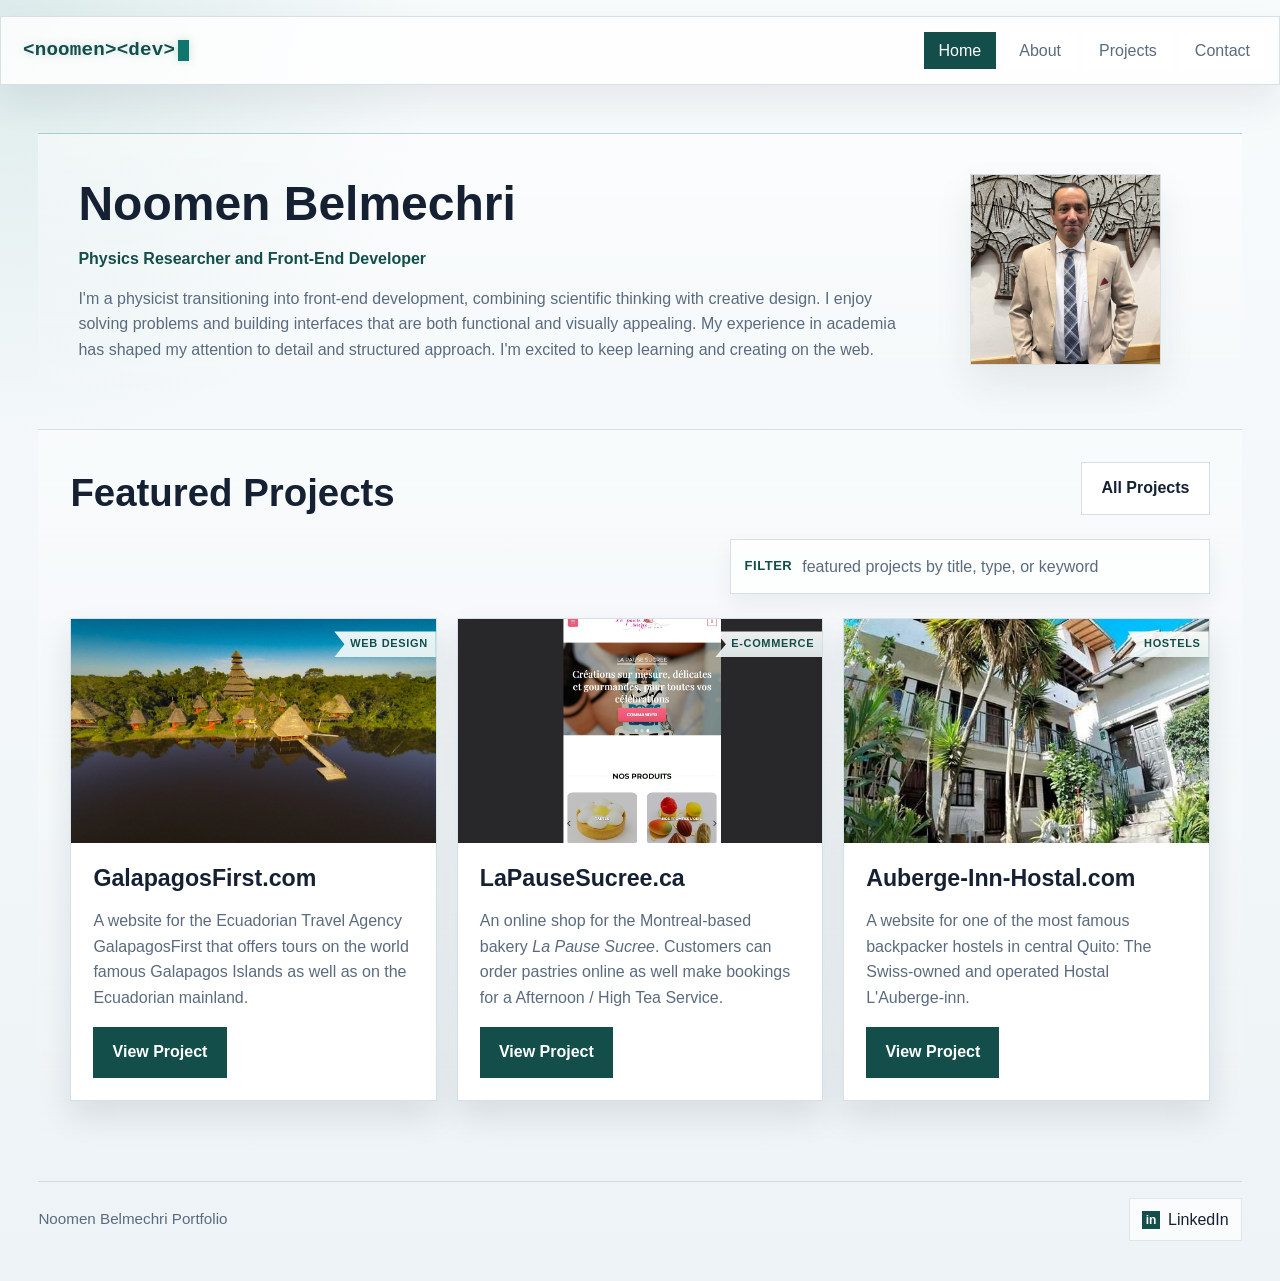
<file: index.html>
<!DOCTYPE html>
<html lang="en">
<head>
    <meta charset="UTF-8" />
    <meta name="viewport" content="width=device-width, initial-scale=1.0" />
    <title>Noomen Belmechri | UI Component Assignment</title>
    <link rel="stylesheet" href="styles.css" />
</head>
<body>
    <header class="site-header">
        <nav class="site-nav" aria-label="Primary">
            <a class="site-logo" href="index.html">
                <span class="site-logo-mark" aria-label="noomen dot dev">
                    &lt;noomen&gt;&lt;dev&gt;<span class="site-logo-cursor" aria-hidden="true"></span>
                </span>
            </a>

            <ul class="nav-list">
                <li><a class="nav-link nav-link-current" href="index.html" aria-current="page">Home</a></li>
                <li><a class="nav-link" href="about.html">About</a></li>
                <li><a class="nav-link" href="projects.html">Projects</a></li>
                <li><a class="nav-link" href="contact.html">Contact</a></li>
            </ul>
        </nav>
    </header>

    <main class="page-content">
        <section class="hero-section home-hero" aria-labelledby="hero-title">
            <div class="hero-layout">
                <div class="hero-copy">
                    <h1 id="hero-title">Noomen Belmechri</h1>
                    <p class="hero-role">Physics Researcher and Front-End Developer</p>
                    <p>
                        I'm a physicist transitioning into front-end development, combining scientific thinking with creative design. I enjoy solving problems and building interfaces that are both functional and visually appealing. My experience in academia has shaped my attention to detail and structured approach. I'm excited to keep learning and creating on the web.
                    </p>
                </div>

                <div class="hero-media">
                    <img
                        class="hero-image"
                        src="./images/noomen-belmechri.jpg"
                        alt="Noomen Belmechri personal logo"
                    />
                </div>
            </div>
        </section>

        <section class="featured-projects" aria-labelledby="featured-projects-title">
            <div class="section-heading">
                <div>
                    <h2 id="featured-projects-title">Featured Projects</h2>
                </div>
                <a class="section-link" href="projects.html">All Projects</a>
            </div>

            <form class="search-box" role="search">
                <label class="search-label" for="project-search">Filter box for featured projects</label>
                <div class="search-input-wrap">
                    <span class="search-icon" aria-hidden="true">Filter</span>
                    <input
                        class="search-input"
                        type="search"
                        id="project-search"
                        name="search-word"
                        placeholder="featured projects by title, type, or keyword"
                        autocomplete="off"
                    />
                </div>
            </form>

            <p class="no-results" hidden>No matching projects found</p>
            <div class="project-grid">
                <!-- Project cards will be dynamically added here -->
            </div>
        </section>
    </main>

    <footer class="site-footer">
        <div class="footer-inner">
            <p class="footer-copy">Noomen Belmechri Portfolio</p>
            <a class="footer-link" href="https://www.linkedin.com/in/noomenbm/" aria-label="LinkedIn profile">
                <span class="footer-icon footer-icon-linkedin-dark" aria-hidden="true">in</span>
                <span>LinkedIn</span>
            </a>
        </div>
    </footer>

    <script src="./script.js"></script>
</body>
</html>
</file>
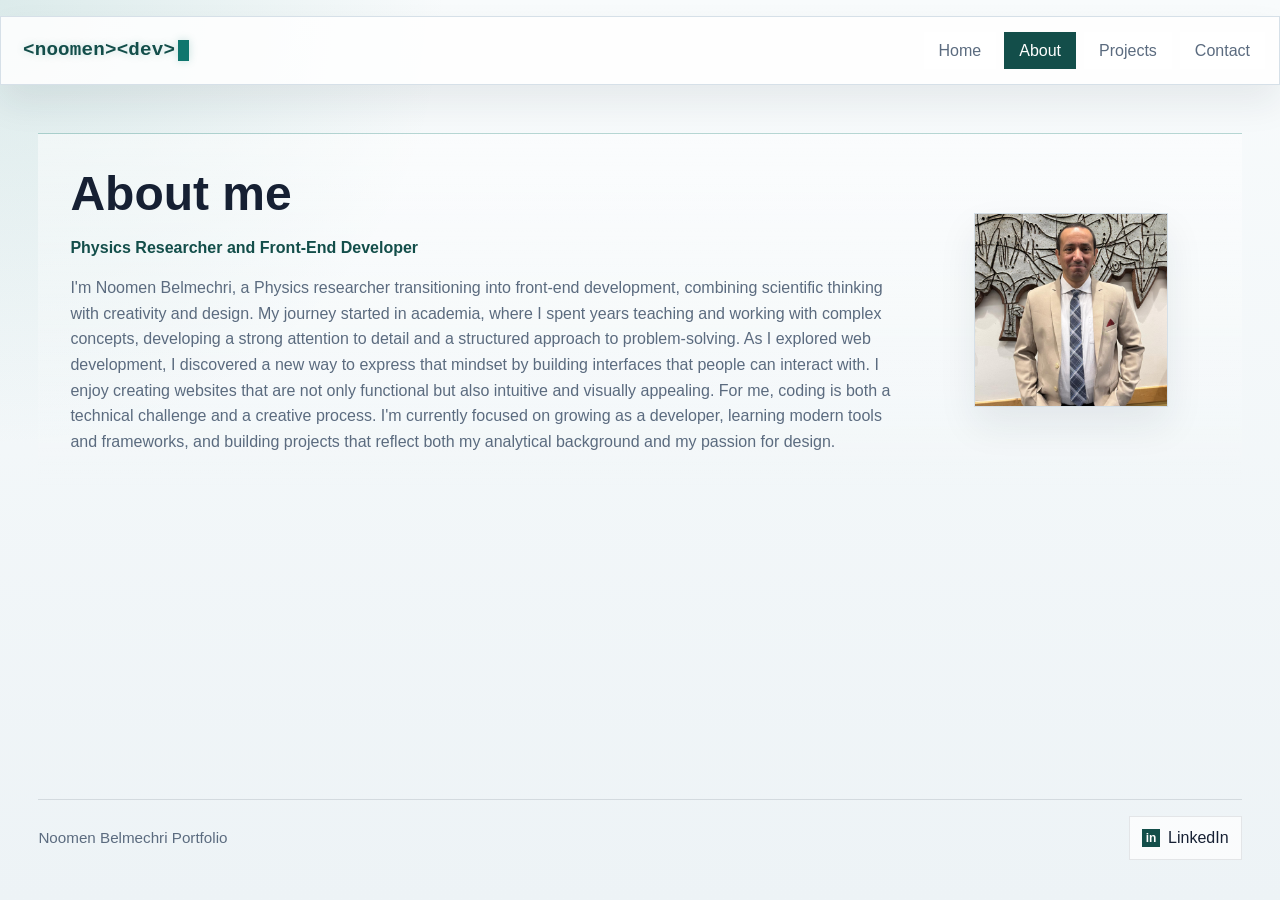
<file: about.html>
<!DOCTYPE html>
<html lang="en">
<head>
    <meta charset="UTF-8" />
    <meta name="viewport" content="width=device-width, initial-scale=1.0" />
    <title>Noomen Belmechri | UI Component Assignment</title>
    <link rel="stylesheet" href="styles.css" />
</head>
<body>
    <header class="site-header">
        <nav class="site-nav" aria-label="Primary">
            <a class="site-logo" href="index.html">
                <span class="site-logo-mark" aria-label="noomen dot dev">
                    &lt;noomen&gt;&lt;dev&gt;<span class="site-logo-cursor" aria-hidden="true"></span>
                </span>
            </a>

            <ul class="nav-list">
                <li><a class="nav-link" href="index.html">Home</a></li>
                <li><a class="nav-link nav-link-current" href="about.html" aria-current="page">About</a></li>
                <li><a class="nav-link" href="projects.html">Projects</a></li>
                <li><a class="nav-link" href="contact.html">Contact</a></li>
            </ul>
        </nav>
    </header>

    <main class="page-content">
        <section class="hero-section" aria-labelledby="about-title">
            <div class="hero-layout">
                <div class="hero-copy">
                    <h1 id="about-title">About me</h1>
                    <p class="hero-role">Physics Researcher and Front-End Developer</p>
                    <p>
                        I'm Noomen Belmechri, a Physics researcher transitioning into front-end development, combining scientific thinking with creativity and design. My journey started in academia, where I spent years teaching and working with complex concepts, developing a strong attention to detail and a structured approach to problem-solving.

                        As I explored web development, I discovered a new way to express that mindset by building interfaces that people can interact with. I enjoy creating websites that are not only functional but also intuitive and visually appealing. For me, coding is both a technical challenge and a creative process.

                        I'm currently focused on growing as a developer, learning modern tools and frameworks, and building projects that reflect both my analytical background and my passion for design.
                    </p>
                </div>

                <div class="hero-media">
                    <img
                        class="hero-image"
                        src="./images/noomen-belmechri.jpg"
                        alt="Noomen Belmechri personal logo"
                    />
                </div>
            </div>
        </section>
    </main>

    <footer class="site-footer">
        <div class="footer-inner">
            <p class="footer-copy">Noomen Belmechri Portfolio</p>
            <a class="footer-link" href="https://www.linkedin.com/in/noomenbm/" aria-label="LinkedIn profile">
                <span class="footer-icon footer-icon-linkedin-dark" aria-hidden="true">in</span>
                <span>LinkedIn</span>
            </a>
        </div>
    </footer>
</body>
</html>
</file>
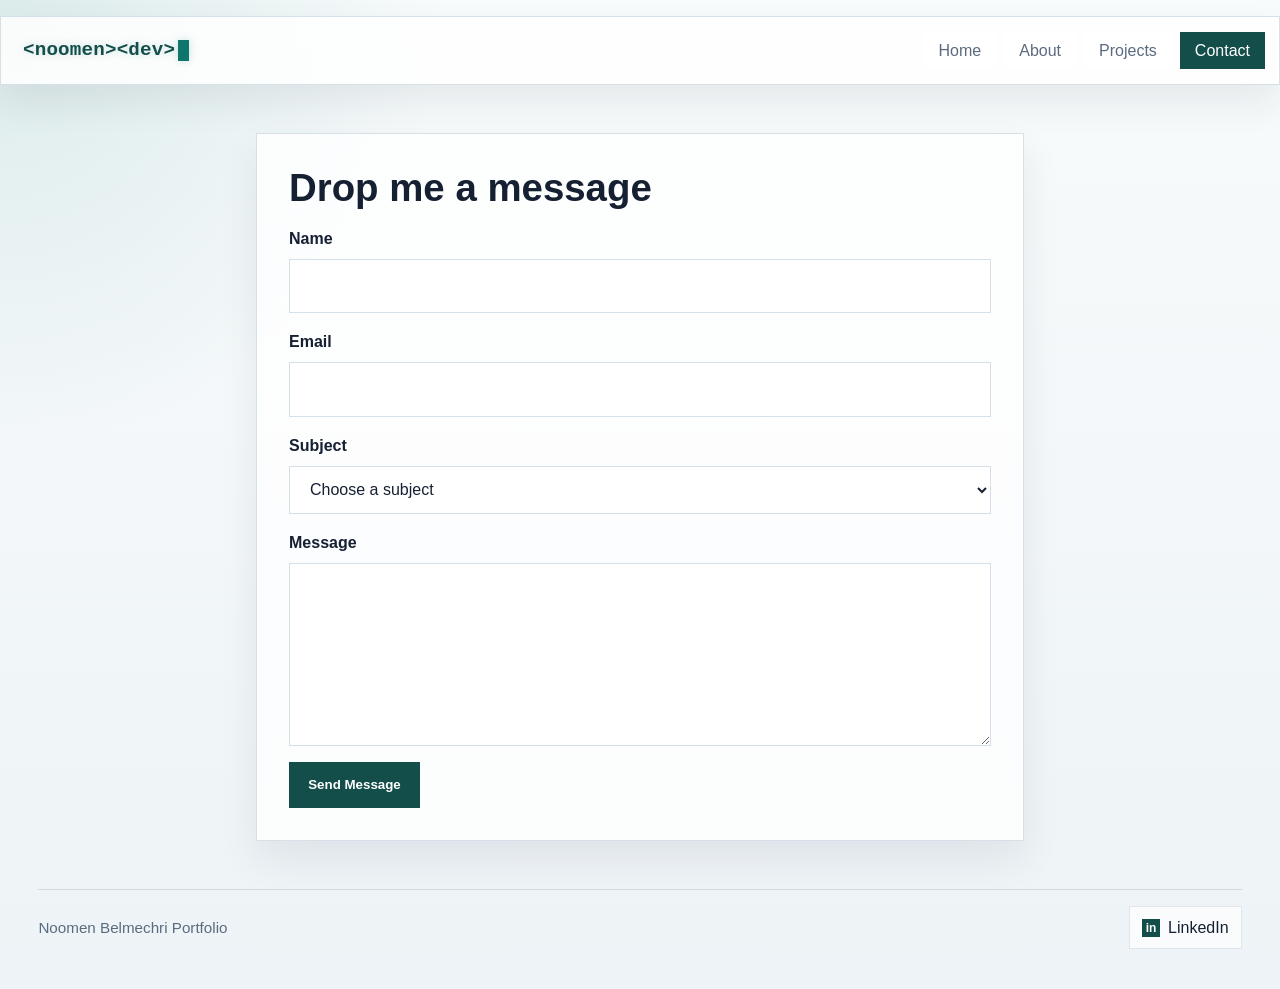
<file: contact.html>
<!DOCTYPE html>
<html lang="en">
<head>
    <meta charset="UTF-8" />
    <meta name="viewport" content="width=device-width, initial-scale=1.0" />
    <title>Noomen Belmechri | UI Component Assignment</title>
    <link rel="stylesheet" href="styles.css" />
</head>
<body>
    <header class="site-header">
        <nav class="site-nav" aria-label="Primary">
            <a class="site-logo" href="index.html">
                <span class="site-logo-mark" aria-label="noomen dot dev">
                    &lt;noomen&gt;&lt;dev&gt;<span class="site-logo-cursor" aria-hidden="true"></span>
                </span>
            </a>

            <ul class="nav-list">
                <li><a class="nav-link" href="index.html">Home</a></li>
                <li><a class="nav-link" href="about.html">About</a></li>
                <li><a class="nav-link" href="projects.html">Projects</a></li>
                <li><a class="nav-link nav-link-current" href="contact.html" aria-current="page">Contact</a></li>
            </ul>
        </nav>
    </header>

    <main class="page-content">
        <section class="contact-section" aria-labelledby="contact-form-title">
            <form class="contact-form" id="contact-form" novalidate>
                <h2 id="contact-form-title">Drop me a message</h2>

                <div class="form-field">
                    <label for="name">Name</label>
                    <input type="text" id="name" name="name" required />
                </div>

                <div class="form-field">
                    <label for="email">Email</label>
                    <input type="email" id="email" name="email" required />
                </div>

                <div class="form-field">
                    <label for="subject">Subject</label>
                    <select id="subject" name="subject" required>
                        <option value="">Choose a subject</option>
                        <option value="inquiry">Inquiry</option>
                        <option value="feedback">Feedback</option>
                        <option value="support">Support</option>
                    </select>
                </div>

                <div class="form-field">
                    <label for="message">Message</label>
                    <textarea id="message" name="message" rows="6" required></textarea>
                </div>
                <p class="form-status" id="form-status" hidden aria-live="form-thank-you-message"></p>
                <button class="form-button" type="submit">Send Message</button>
            </form>
        </section>
    </main>

    <footer class="site-footer">
        <div class="footer-inner">
            <p class="footer-copy">Noomen Belmechri Portfolio</p>
            <a class="footer-link" href="https://www.linkedin.com/in/noomenbm/" aria-label="LinkedIn profile">
                <span class="footer-icon footer-icon-linkedin-dark" aria-hidden="true">in</span>
                <span>LinkedIn</span>
            </a>
        </div>
    </footer>

    <script src="./contact-form.js"></script>
</body>
</html>
</file>
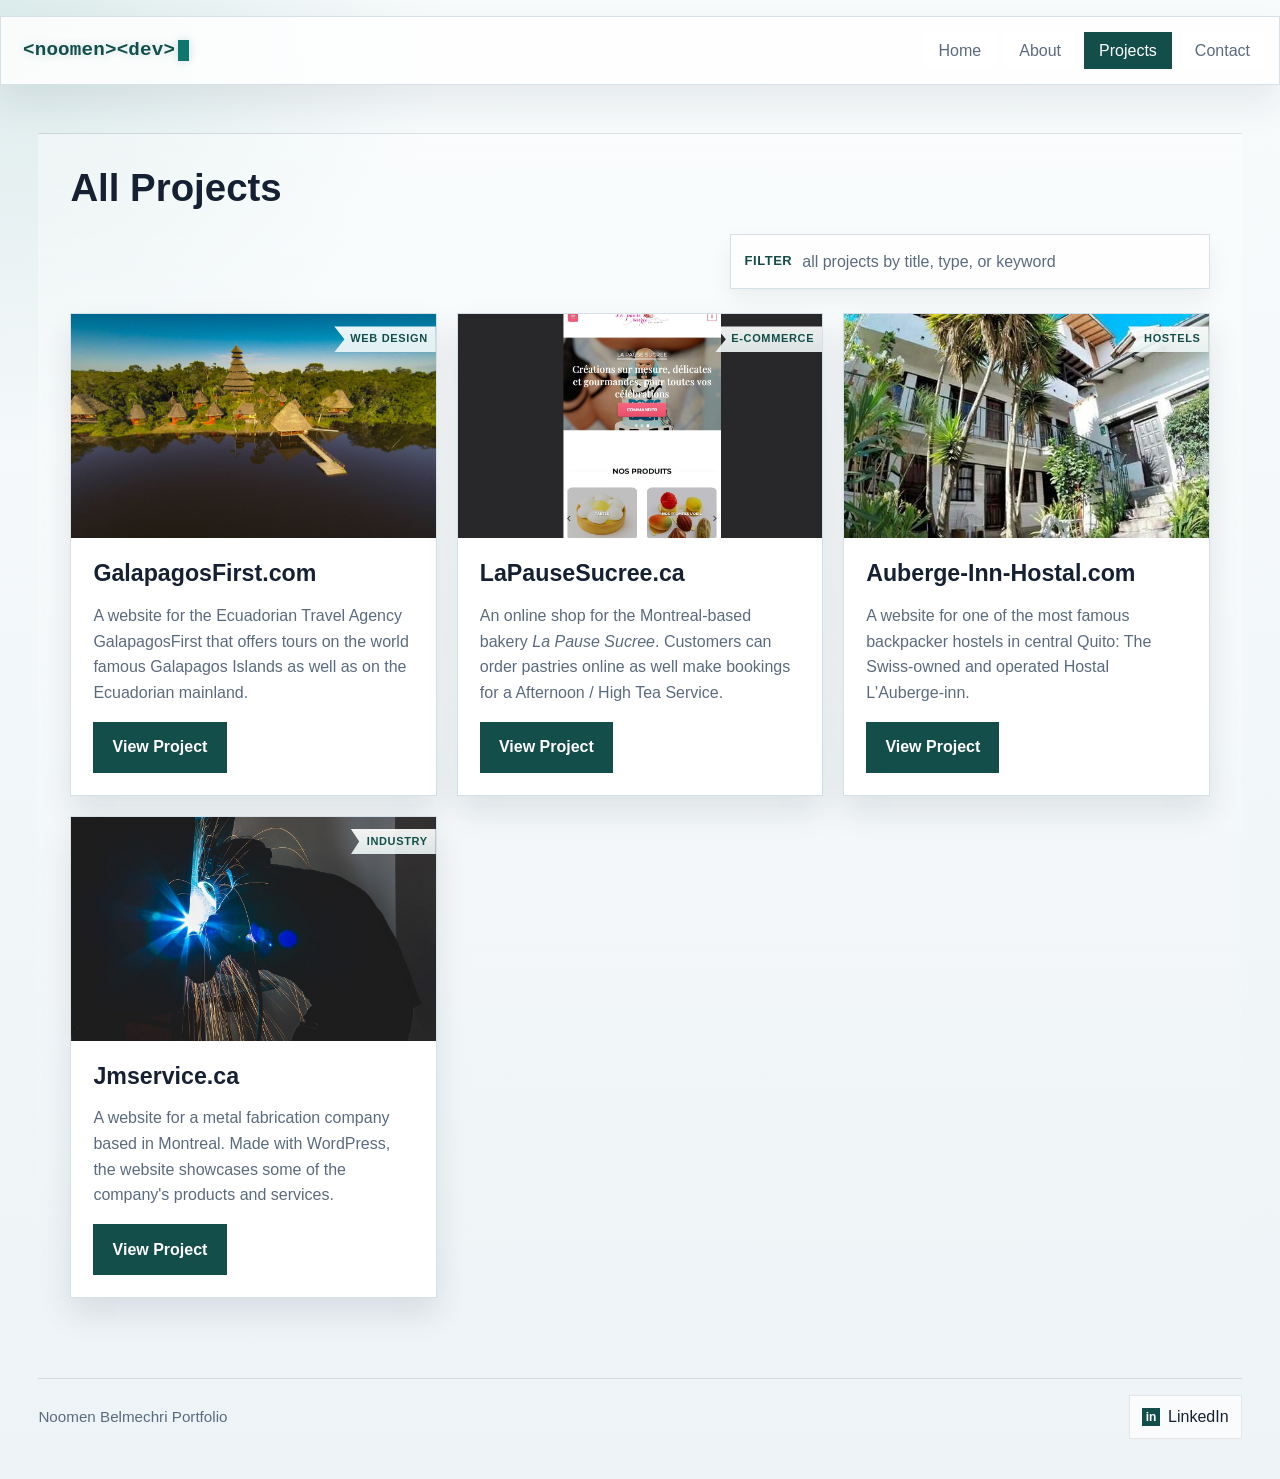
<file: projects.html>
<!DOCTYPE html>
<html lang="en">
<head>
    <meta charset="UTF-8" />
    <meta name="viewport" content="width=device-width, initial-scale=1.0" />
    <title>Noomen Belmechri | UI Component Assignment</title>
    <link rel="stylesheet" href="styles.css" />
</head>
<body>
    <header class="site-header">
        <nav class="site-nav" aria-label="Primary">
            <a class="site-logo" href="index.html">
                <span class="site-logo-mark" aria-label="noomen dot dev">
                    &lt;noomen&gt;&lt;dev&gt;<span class="site-logo-cursor" aria-hidden="true"></span>
                </span>
            </a>

            <ul class="nav-list">
                <li><a class="nav-link" href="index.html">Home</a></li>
                <li><a class="nav-link" href="about.html">About</a></li>
                <li><a class="nav-link nav-link-current" href="projects.html" aria-current="page">Projects</a></li>
                <li><a class="nav-link" href="contact.html">Contact</a></li>
            </ul>
        </nav>
    </header>

    <main class="page-content">
        <!-- <section class="hero-section" aria-labelledby="projects-title">
            <h1 id="projects-title">Projects</h1>
            <p>Here is a full list of selected web and design projects from my portfolio.</p>
        </section> -->

        <section class="all-projects" aria-labelledby="all-projects-title">
            <div class="section-heading">
                <div>
                    <h2 id="all-projects-title">All Projects</h2>
                </div>
            </div>

            <form class="search-box" role="search">
                <label class="search-label" for="project-search">Filter box for all projects</label>
                <div class="search-input-wrap">
                    <span class="search-icon" aria-hidden="true">Filter</span>
                    <input
                        class="search-input"
                        type="search"
                        id="project-search"
                        name="search-word"
                        placeholder="all projects by title, type, or keyword"
                        autocomplete="off"
                    />
                </div>
            </form>

            <p class="no-results" hidden>No matching projects found</p>
            <div class="project-grid">
                <!-- Project cards will bedynamically added here!! -->
            </div>
        </section>
    </main>

    <footer class="site-footer">
        <div class="footer-inner">
            <p class="footer-copy">Noomen Belmechri Portfolio</p>
            <a class="footer-link" href="https://www.linkedin.com/in/noomenbm/" aria-label="LinkedIn profile">
                <span class="footer-icon footer-icon-linkedin-dark" aria-hidden="true">in</span>
                <span>LinkedIn</span>
            </a>
        </div>
    </footer>

    <script src="./script.js"></script>

</body>
</html>
</file>
<file: styles.css>
* {
    box-sizing: border-box;
}

:root {
    --page-bg: #edf3f6;
    --surface: rgba(255, 255, 255, 0.86);
    --surface-strong: #ffffff;
    --text-main: #162033;
    --text-soft: #5b6b7f;
    --border-soft: #d6e0e8;
    --accent: #0f766e;
    --accent-dark: #134e4a;
    --focus-ring: rgba(15, 118, 110, 0.18);
    --shadow-soft: 0 18px 36px rgba(22, 32, 51, 0.08);
    --shadow-card: 0 16px 30px rgba(22, 32, 51, 0.1);
}

body {
    margin: 0;
    /* font-family: "Trebuchet MS", "Gill Sans", "Gill Sans MT", sans-serif; */
    font-family: 'Inter', sans-serif;
    line-height: 1.6;
    color: var(--text-main);
    min-height: 100vh;
    display: flex;
    flex-direction: column;
    background:
        radial-gradient(circle at top left, rgba(15, 118, 110, 0.12), transparent 28rem),
        linear-gradient(180deg, #f8fbfc 0%, var(--page-bg) 100%);
}

.site-header,
.site-footer {
    width: 100%;
    padding-inline: clamp(1rem, 3vw, 2.5rem);
}

a {
    color: inherit;
    text-decoration: none;
}

img {
    max-width: 100%;
}

h1,
h2,
h3 {
    margin: 0;
    line-height: 1.15;
}

p {
    margin: 0;
    color: var(--text-soft);
}

.site-header {
    padding: 0;
}

.page-content {
    width: 100%;
    margin: 0;
    padding: 1.5rem clamp(1rem, 3vw, 2.5rem) 3rem;
    flex: 1;
}

.site-nav {
    display: flex;
    flex-direction: column;
    gap: 0.75rem;
    padding: 0.75rem 0.875rem;
    border: 1px solid var(--border-soft);
    background-color: var(--surface);
    box-shadow: var(--shadow-soft);
}

.site-logo {
    display: inline-flex;
    align-items: center;
}

.site-logo-mark {
    display: inline-flex;
    align-items: center;
    min-height: 2.5rem;
    padding: 0.375rem 0.5rem;
    color: var(--accent-dark);
    font-family: Consolas, "Courier New", monospace;
    font-size: 1.1rem;
    font-weight: 700;
    letter-spacing: 0.01em;
    text-shadow: 0 0 8px rgba(15, 118, 110, 0.22);
}

.site-logo-cursor {
    display: inline-block;
    width: 0.58em;
    height: 1.1em;
    margin: 0 0.08em 0 0.14em;
    background-color: var(--accent);
    box-shadow: 0 0 8px rgba(15, 118, 110, 0.22);
    animation: logo-cursor-blink 1.05s steps(1, end) infinite;
}

.nav-list {
    display: flex;
    flex-wrap: wrap;
    gap: 0.5rem;
    margin: 0;
    padding: 0;
    list-style: none;
}

.nav-link {
    display: inline-block;
    padding: 0.5rem 0.875rem;
    border: 1px solid transparent;
    line-height: 1.2;
    color: var(--text-soft);
    background-color: var(--surface-strong);
    transition: background-color 0.2s ease, color 0.2s ease, transform 0.2s ease;
}

.nav-link:hover,
.nav-link:focus-visible {
    color: #ffffff;
    background-color: var(--accent);
    transform: translateY(-1px);
}

.nav-link-current {
    color: #ffffff;
    background-color: var(--accent-dark);
}

.hero-section {
    display: grid;
    gap: 1rem;
    padding: 1.5rem;
    border-top: 1px solid rgba(15, 118, 110, 0.28);
    background:
        linear-gradient(180deg, rgba(255, 255, 255, 0.5) 0%, rgba(255, 255, 255, 0) 100%);
}

.hero-section,
.all-projects,
.featured-projects,
.project-showcase,
.contact-section {
    margin-top: 1.5rem;
}

.contact-section {
    display: flex;
    justify-content: center;
}

.home-hero {
    padding: 1.5rem;
}

.hero-layout {
    display: grid;
    gap: 1.5rem;
    align-items: center;
}

.hero-copy {
    display: grid;
    gap: 0.9rem;
}

h1 {
    font-size: clamp(2.0rem, 4vw, 3.0rem);
}

.hero-role {
    font-size: 1rem;
    font-weight: 700;
    color: var(--accent-dark);
}

.hero-media {
    justify-self: center;
    
    width: min(100%, 20rem);
}

.hero-image {
    display: block;
    aspect-ratio: 1 / 1;
    width: 70%;
    margin: auto;
    object-fit: cover;
    border: 1px solid var(--border-soft);
    background-color: var(--surface-strong);
    box-shadow: var(--shadow-soft);
}

.all-projects,
.featured-projects {
    padding: 1.5rem;
    border-top: 1px solid rgba(22, 32, 51, 0.12);
    background:
        linear-gradient(180deg, rgba(255, 255, 255, 0.4) 0%, rgba(255, 255, 255, 0) 100%);
}

.contact-form {
    border: 1px solid var(--border-soft);
    background-color: rgba(255, 255, 255, 0.82);
    box-shadow: var(--shadow-soft);
    display: grid;
    gap: 1rem;
    padding: 1.5rem;
    width: 80vw;
}

.site-footer {
    padding-bottom: 1.5rem;
}

.footer-inner {
    display: flex;
    flex-direction: column;
    gap: 0.9rem;
    padding: 1rem 0;
    border-top: 1px solid rgba(22, 32, 51, 0.12);
    color: var(--text-soft);
}

.footer-copy {
    font-size: 0.95rem;
}

.footer-link {
    display: inline-flex;
    align-items: center;
    gap: 0.5rem;
    width: fit-content;
    padding: 0.5rem 0.75rem;
    border: 1px solid rgba(22, 32, 51, 0.1);
    background-color: rgba(255, 255, 255, 0.72);
    color: var(--text-main);
    transition: background-color 0.2s ease, color 0.2s ease, transform 0.2s ease;
}

.footer-link:hover,
.footer-link:focus-visible {
    color: #ffffff;
    background-color: var(--accent);
    transform: translateY(-1px);
}

.footer-icon {
    display: inline-flex;
    align-items: center;
    justify-content: center;
    width: 1.125rem;
    height: 1.125rem;
    font-size: 0.75rem;
    font-weight: 800;
    line-height: 1;
}

.footer-icon-linkedin-dark {
    background-color: var(--accent-dark);
    color: #ffffff;
}

.section-heading {
    display: grid;
    gap: 1rem;
    margin-bottom: 1.5rem;
}

.search-box {
    display: grid;
    gap: 0.5rem;
    margin-bottom: 1.5rem;
}

.search-label {
    font-size: 0.875rem;
    font-weight: 700;
    color: var(--text-main);
}

.search-input-wrap {
    display: grid;
    grid-template-columns: auto 1fr;
    align-items: center;
    width: min(100%, 30rem);
    border: 1px solid var(--border-soft);
    background-color: rgba(255, 255, 255, 0.82);
    box-shadow: 0 0.625rem 1.375rem rgba(22, 32, 51, 0.06);
}

.search-icon {
    padding: 0 0 0 0.875rem;
    font-size: 0.8125rem;
    font-weight: 700;
    letter-spacing: 0.04em;
    text-transform: uppercase;
    color: var(--accent-dark);
}

.search-input {
    width: 100%;
    padding: 0.875rem 1rem 0.875rem 0.625rem;
    border: 0;
    font: inherit;
    color: var(--text-main);
    background-color: transparent;
}

.search-input::placeholder {
    color: var(--text-soft);
}

.search-input:focus {
    outline: none;
}

.search-input-wrap:focus-within {
    border-color: var(--accent);
    box-shadow: 0 0 0 0.25rem var(--focus-ring);
}

.section-heading h2,
.hero-section h2,
.project-card-content h2,
.project-card-content h3,
.contact-form h2 {
    font-size: clamp(1.7rem, 4vw, 2.4rem);
}

.section-link,
.project-button,
.form-button {
    display: inline-flex;
    align-items: center;
    justify-content: center;
    min-height: 2.9rem;
    padding: 0.8rem 1.2rem;
    font-weight: 700;
    transition: background-color 0.2s ease, color 0.2s ease, transform 0.2s ease;
}

.section-link {
    justify-self: start;
    border: 1px solid var(--border-soft);
    background-color: var(--surface-strong);
    color: var(--text-main);
}

.section-link:hover,
.section-link:focus-visible {
    color: #ffffff;
    background-color: var(--accent);
    transform: translateY(-1px);
}

.project-grid {
    display: grid;
    gap: 1.25rem;
}

.project-card {
    display: grid;
    grid-template-rows: auto 1fr;
    width: min(100%, 24rem);
    justify-self: center;
    overflow: hidden;
    border: 1px solid var(--border-soft);
    background-color: var(--surface-strong);
    box-shadow: var(--shadow-card);
    transition: transform 0.25s ease, box-shadow 0.25s ease;
}

.project-card:hover,
.project-card:focus-within {
    transform: translateY(-6px);
    box-shadow: 0 22px 42px rgba(31, 41, 51, 0.14);
}

.project-card-media {
    display: grid;
    grid-template-columns: 1fr;
    grid-template-rows: 1fr;
    align-items: start;
}

.project-card-image {
    grid-area: 1 / 1;
    display: block;
    width: 100%;
    height: 14rem;
    object-fit: cover;
}

.project-badge {
    grid-area: 1 / 1;
    align-self: start;
    justify-self: end;
    max-width: min(11rem, calc(100% - 1.5rem));
    margin: 0.75rem 0 0 0;
    padding: 0.375rem 0.5rem 0.375rem 1rem;
    background: linear-gradient(180deg, rgba(255, 255, 255, 0.92) 0%, rgba(238, 248, 247, 0.9) 100%);
    color: var(--accent-dark);
    font-size: 0.6875rem;
    font-weight: 700;
    line-height: 1.25;
    letter-spacing: 0.06em;
    text-align: right;
    text-transform: uppercase;
    box-shadow: 0 8px 18px rgba(22, 32, 51, 0.08);
    clip-path: polygon(0 0, 100% 0, 100% 100%, 0 100%, 10% 50%);
}

.project-card-content {
    display: grid;
    grid-template-rows: auto 1fr auto;
    gap: 1rem;
    padding: 1.375rem;
}

.project-card-content h2,
.project-card-content h3 {
    font-size: 1.45rem;
}

.project-button,
.form-button {
    justify-self: start;
    border: 0;
    background-color: var(--accent-dark);
    color: #ffffff;
    cursor: pointer;
}

.project-button:hover,
.project-button:focus-visible,
.form-button:hover,
.form-button:focus-visible {
    background-color: var(--accent);
    transform: translateY(-1px);
}

/* .contact-form {
    display: grid;
    gap: 1rem;
    padding: 1.5rem;
    width: 60vw;
} */

.form-field {
    display: grid;
    gap: 0.45rem;
}

.form-field label {
    font-weight: 700;
    color: var(--text-main);
}

.form-field input,
.form-field select,
.form-field textarea {
    width: 100%;
    padding: 0.85rem 1rem;
    border: 1px solid var(--border-soft);
    font: inherit;
    color: var(--text-main);
    background-color: var(--surface-strong);
    transition: border-color 0.2s ease, box-shadow 0.2s ease, background-color 0.2s ease;
}

.form-field textarea {
    resize: vertical;
    min-height: 10rem;
}

.form-status {
    min-height: 1.5rem;
    font-weight: 600;
}

.form-field input:focus,
.form-field select:focus,
.form-field textarea:focus {
    outline: none;
    border-color: var(--accent);
    box-shadow: 0 0 0 4px var(--focus-ring);
    background-color: #fcfeff;
}

.search-label {
    position: absolute;
    width: 1px;
    height: 1px;
    margin: -1px;
    padding: 0;
    overflow: hidden;
    border: 0;
}

.no-results {
    margin-top: 1rem;
    color: var(--text-soft);
    font-weight: 600;
}


@media (min-width: 700px) {
    .site-header {
        padding-top: 1rem;
    }

    .site-nav {
        flex-direction: row;
        align-items: center;
        justify-content: space-between;
    }

    .nav-list {
        justify-content: flex-end;
    }

    .site-logo-mark {
        font-size: 1.2rem;
    }

    .footer-inner {
        flex-direction: row;
        align-items: center;
        justify-content: space-between;
    }

    .hero-section {
        padding: 2rem;
    }

    .home-hero {
        padding: 2.5rem;
    }

    .hero-layout {
        grid-template-columns: minmax(0, 1.5fr) minmax(16rem, 0.5fr);
        gap: 2rem;
    }

    .hero-media {
        justify-self: end;
        width: min(100%, 24rem);
    }

    .all-projects,
    .featured-projects,
    .contact-form {
        padding: 2rem;
    }

    .contact-form {
        width: 60vw;
    }

    .section-heading {
        grid-template-columns: 1fr auto;
        align-items: end;
    }

    .section-link {
        justify-self: end;
    }

    .search-box {
        justify-items: end;
    }

    .search-label {
        width: min(100%, 30rem);
    }

    .project-grid {
        grid-template-columns: repeat(2, minmax(0, 1fr));
    }

    .project-card {
        width: 100%;
    }
}

@keyframes logo-cursor-blink {
    0%,
    49% {
        opacity: 1;
    }

    50%,
    100% {
        opacity: 0;
    }
}

@media (min-width: 980px) {
    .project-grid {
        grid-template-columns: repeat(3, minmax(0, 1fr));
    }
}
</file>
